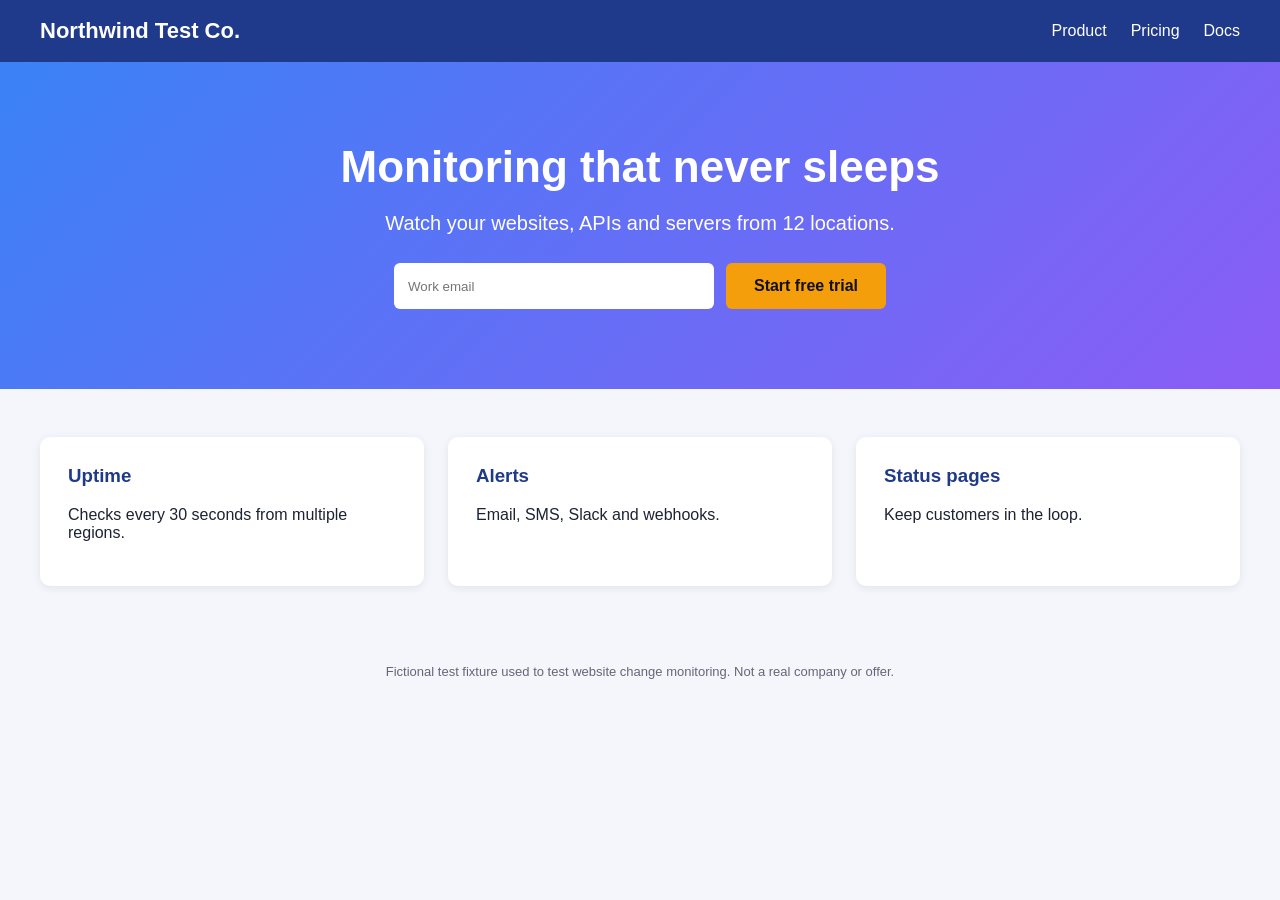
<file: dev.html>
<!doctype html><html lang="en"><head><meta charset="utf-8"><meta name="viewport" content="width=device-width,initial-scale=1">
<meta name="robots" content="noindex,nofollow"><title>Northwind - Home</title><link rel="stylesheet" href="style.css"></head><body>
<header class="top"><div class="logo">Northwind Test Co.</div><nav><a href="#">Product</a><a href="#">Pricing</a><a href="#">Docs</a></nav></header><section class="hero"><h1>Monitoring that never sleeps</h1><p>Watch your websites, APIs and servers from 12 locations.</p>
<div class="form"><input placeholder="Work email"><button class="btn">Start free trial</button></div></section>
<section class="grid"><div class="card"><h3>Uptime</h3><p>Checks every 30 seconds from multiple regions.</p></div>
<div class="card"><h3>Alerts</h3><p>Email, SMS, Slack and webhooks.</p></div><div class="card"><h3>Status pages</h3><p>Keep customers in the loop.</p></div></section><footer>Fictional test fixture used to test website change monitoring. Not a real company or offer.</footer></body></html>
</file>
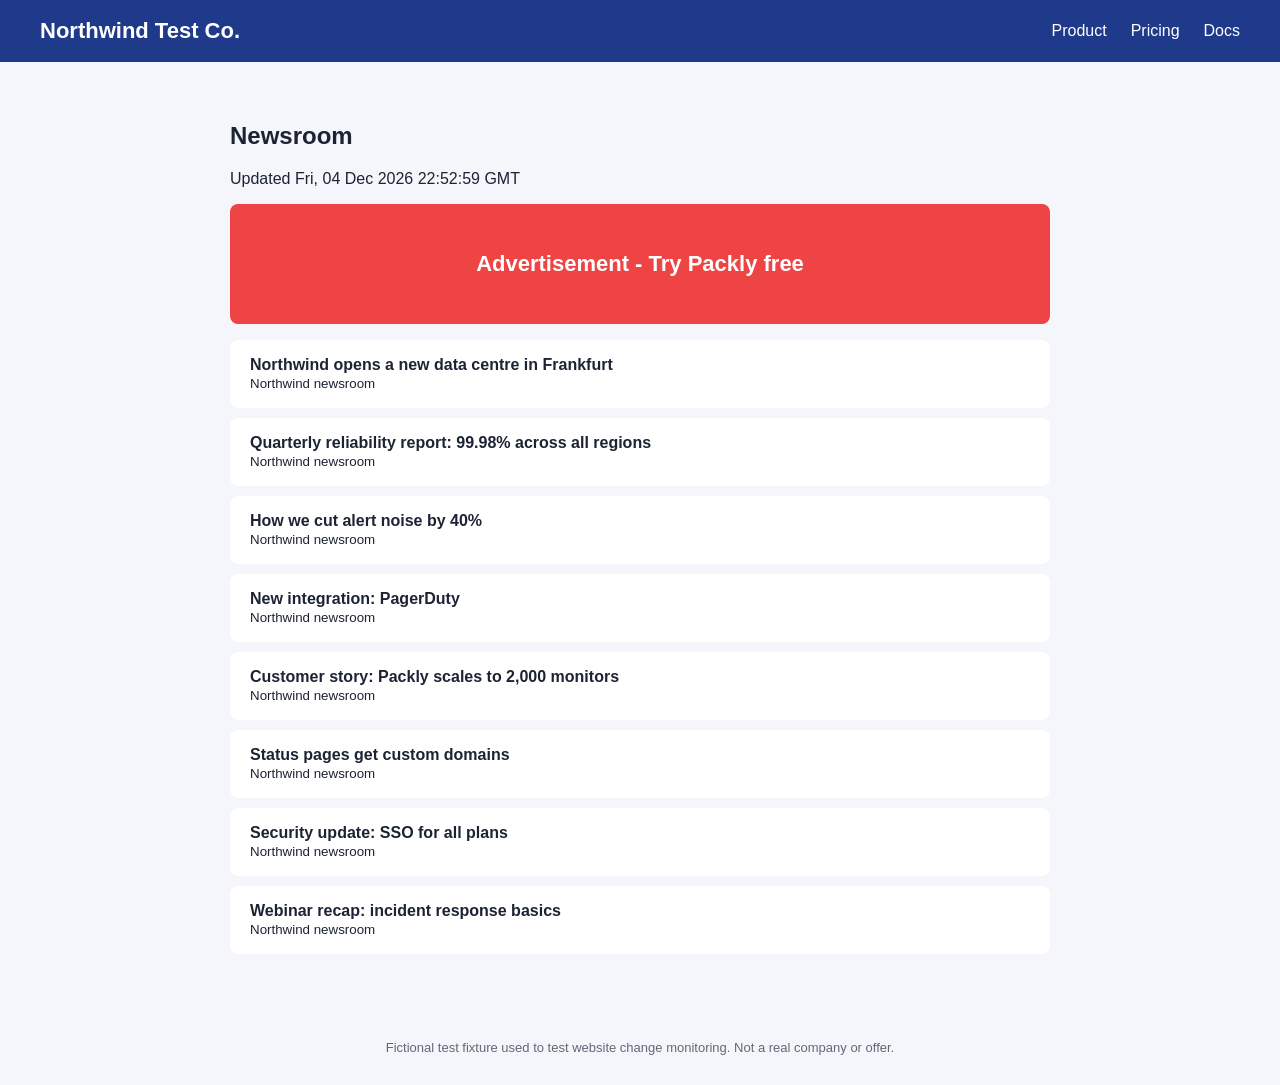
<file: news.html>
<!doctype html><html lang="en"><head><meta charset="utf-8"><meta name="viewport" content="width=device-width,initial-scale=1">
<meta name="robots" content="noindex,nofollow"><title>Northwind - Newsroom</title><link rel="stylesheet" href="style.css"></head><body>
<header class="top"><div class="logo">Northwind Test Co.</div><nav><a href="#">Product</a><a href="#">Pricing</a><a href="#">Docs</a></nav></header><section class="wrap news"><h1>Newsroom</h1><p id="upd"></p><div class="ad" id="ad"></div><ul><li><b>Northwind opens a new data centre in Frankfurt</b><br><small>Northwind newsroom</small></li><li><b>Quarterly reliability report: 99.98% across all regions</b><br><small>Northwind newsroom</small></li><li><b>How we cut alert noise by 40%</b><br><small>Northwind newsroom</small></li><li><b>New integration: PagerDuty</b><br><small>Northwind newsroom</small></li><li><b>Customer story: Packly scales to 2,000 monitors</b><br><small>Northwind newsroom</small></li><li><b>Status pages get custom domains</b><br><small>Northwind newsroom</small></li><li><b>Security update: SSO for all plans</b><br><small>Northwind newsroom</small></li><li><b>Webinar recap: incident response basics</b><br><small>Northwind newsroom</small></li></ul></section>
<script>var c=["#ef4444","#10b981","#6366f1","#f97316"],a=["Try Packly free","Lumen: faster builds","Quillo docs, 50% off","Fernweh travel deals"],i=Math.floor(Math.random()*4);
var e=document.getElementById("ad");e.style.background=c[i];e.textContent="Advertisement - "+a[i];
document.getElementById("upd").textContent="Updated "+new Date().toUTCString();</script><footer>Fictional test fixture used to test website change monitoring. Not a real company or offer.</footer></body></html>
</file>
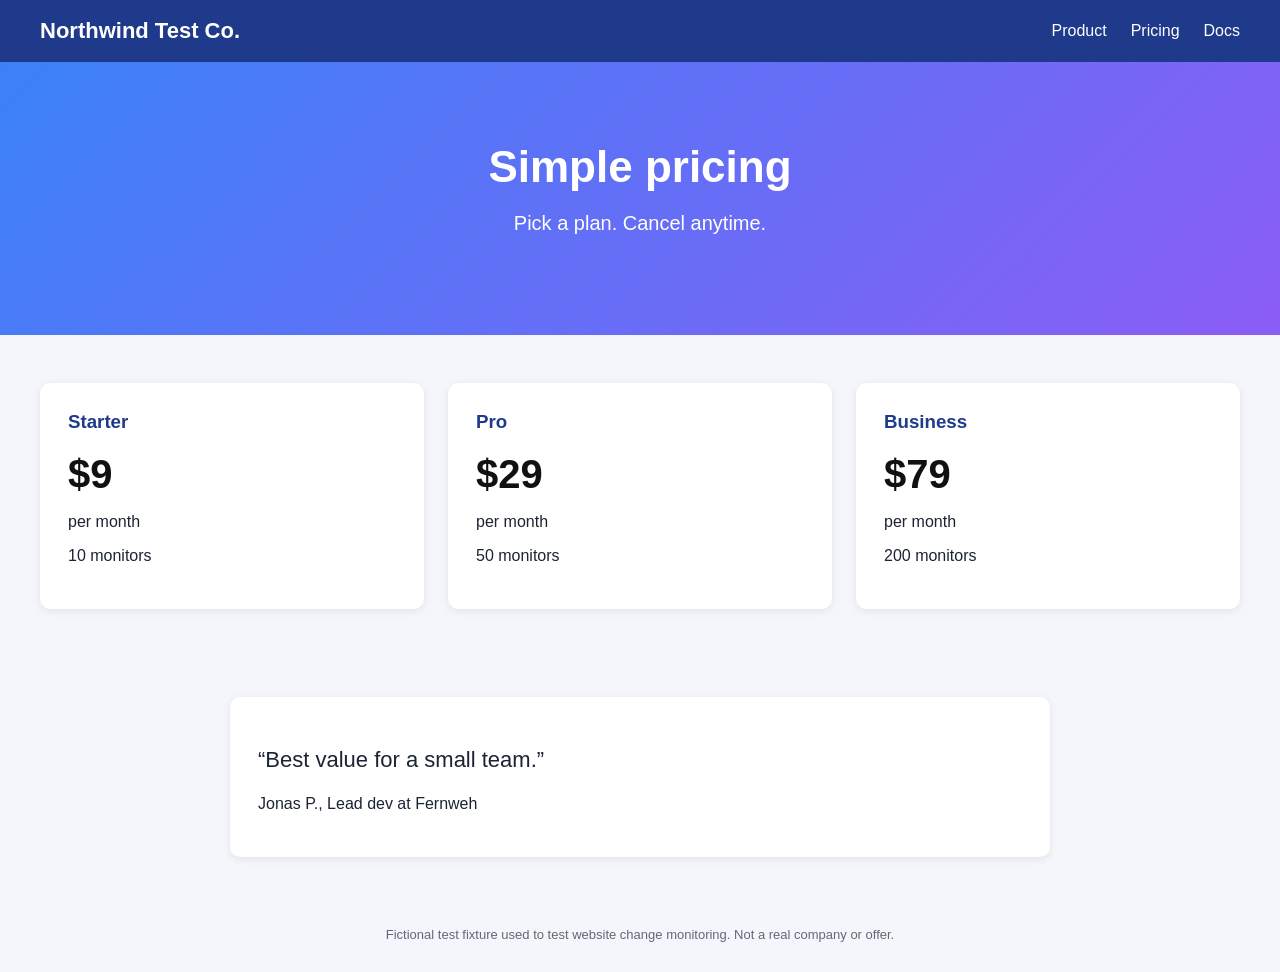
<file: pricing.html>
<!doctype html><html lang="en"><head><meta charset="utf-8"><meta name="viewport" content="width=device-width,initial-scale=1">
<meta name="robots" content="noindex,nofollow"><title>Northwind - Pricing</title><link rel="stylesheet" href="style.css"></head><body>
<header class="top"><div class="logo">Northwind Test Co.</div><nav><a href="#">Product</a><a href="#">Pricing</a><a href="#">Docs</a></nav></header><section class="hero"><h1>Simple pricing</h1><p>Pick a plan. Cancel anytime.</p></section>
<section class="grid" style="grid-template-columns:repeat(3,1fr)">
<div class="card"><h3>Starter</h3><div class="price">$9</div><p>per month</p><p>10 monitors</p></div>
<div class="card"><h3>Pro</h3><div class="price" id="pro">$29</div><p>per month</p><p>50 monitors</p></div>
<div class="card"><h3>Business</h3><div class="price">$79</div><p>per month</p><p>200 monitors</p></div></section>
<section class="wrap"><div class="card" id="testimonial"></div></section>
<script>var t=[["\u201cSwitched in a day, never looked back.\u201d","Maria K., CTO at Lumen"],["\u201cThe alerts are fast and accurate.\u201d","Tom B., SRE at Packly"],["\u201cOur status page finally looks professional.\u201d","Aisha R., Founder of Quillo"],["\u201cBest value for a small team.\u201d","Jonas P., Lead dev at Fernweh"]];
var x=t[Math.floor(Math.random()*t.length)];document.getElementById("testimonial").innerHTML="<p style=\"font-size:22px\">"+x[0]+"</p><p>"+x[1]+"</p>";</script><footer>Fictional test fixture used to test website change monitoring. Not a real company or offer.</footer></body></html>
</file>
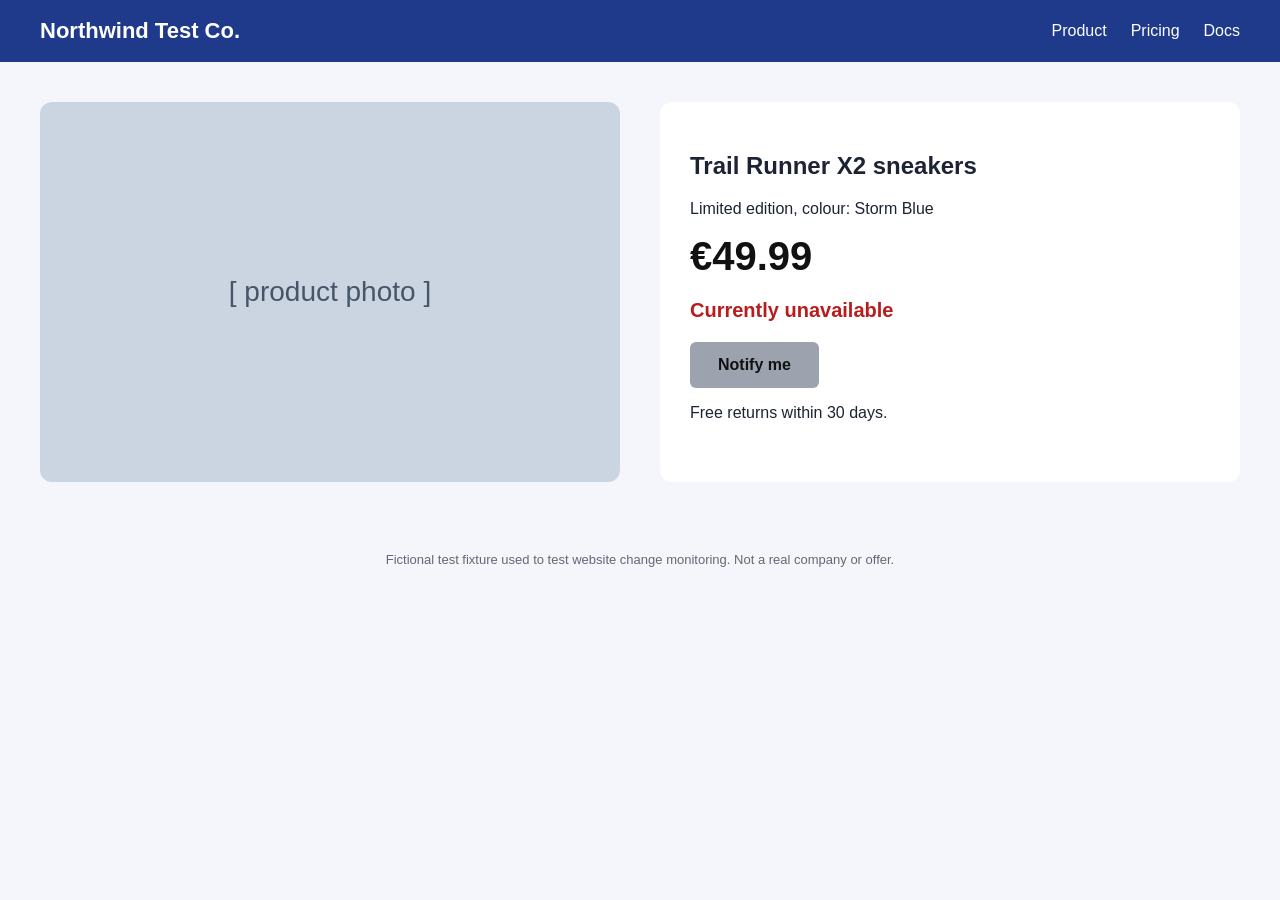
<file: product.html>
<!doctype html><html lang="en"><head><meta charset="utf-8"><meta name="viewport" content="width=device-width,initial-scale=1">
<meta name="robots" content="noindex,nofollow"><title>Northwind - Trail Runner X2</title><link rel="stylesheet" href="style.css"></head><body>
<header class="top"><div class="logo">Northwind Test Co.</div><nav><a href="#">Product</a><a href="#">Pricing</a><a href="#">Docs</a></nav></header><section class="prod"><div class="img">[ product photo ]</div>
<div class="buybox"><h1>Trail Runner X2 sneakers</h1><p>Limited edition, colour: Storm Blue</p><div class="price" id="price">&euro;49.99</div><p class="stock-out">Currently unavailable</p><button class="btn" style="background:#9ca3af" disabled>Notify me</button>
<p>Free returns within 30 days.</p></div></section><footer>Fictional test fixture used to test website change monitoring. Not a real company or offer.</footer></body></html>
</file>
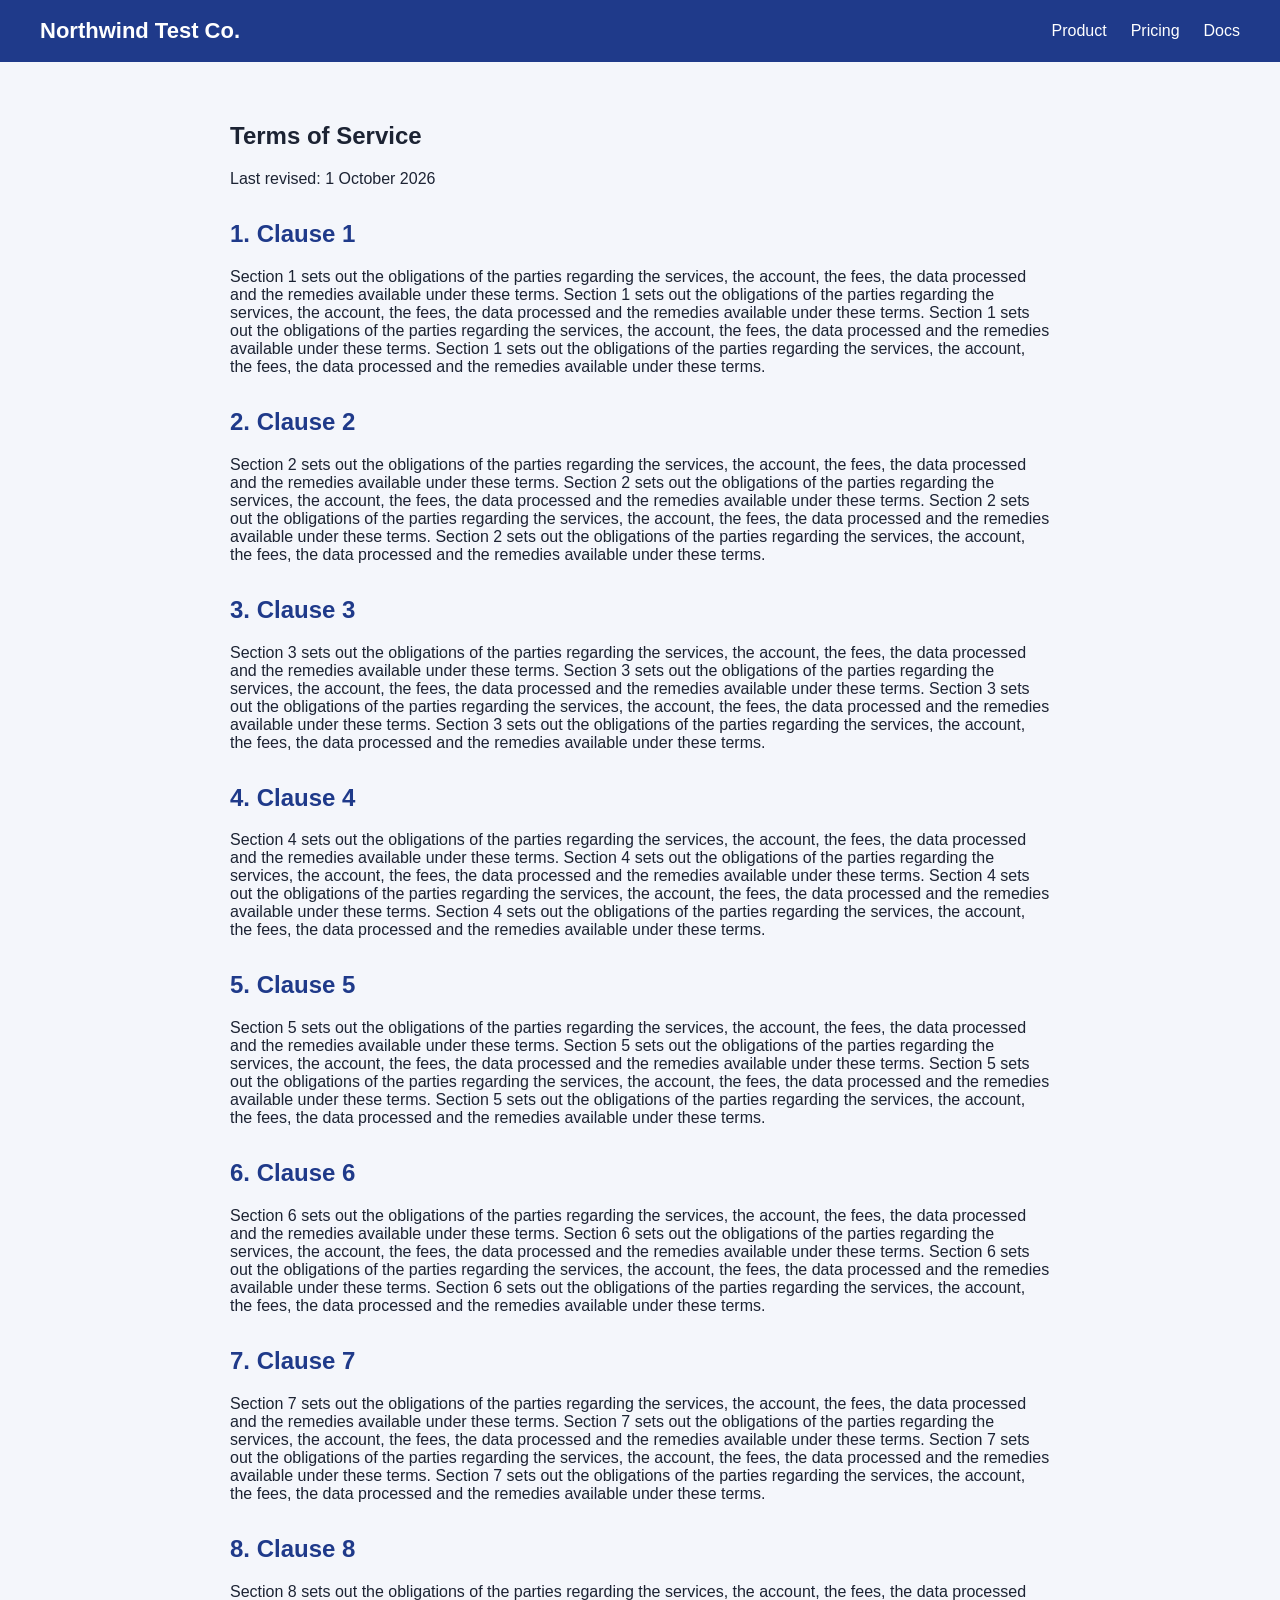
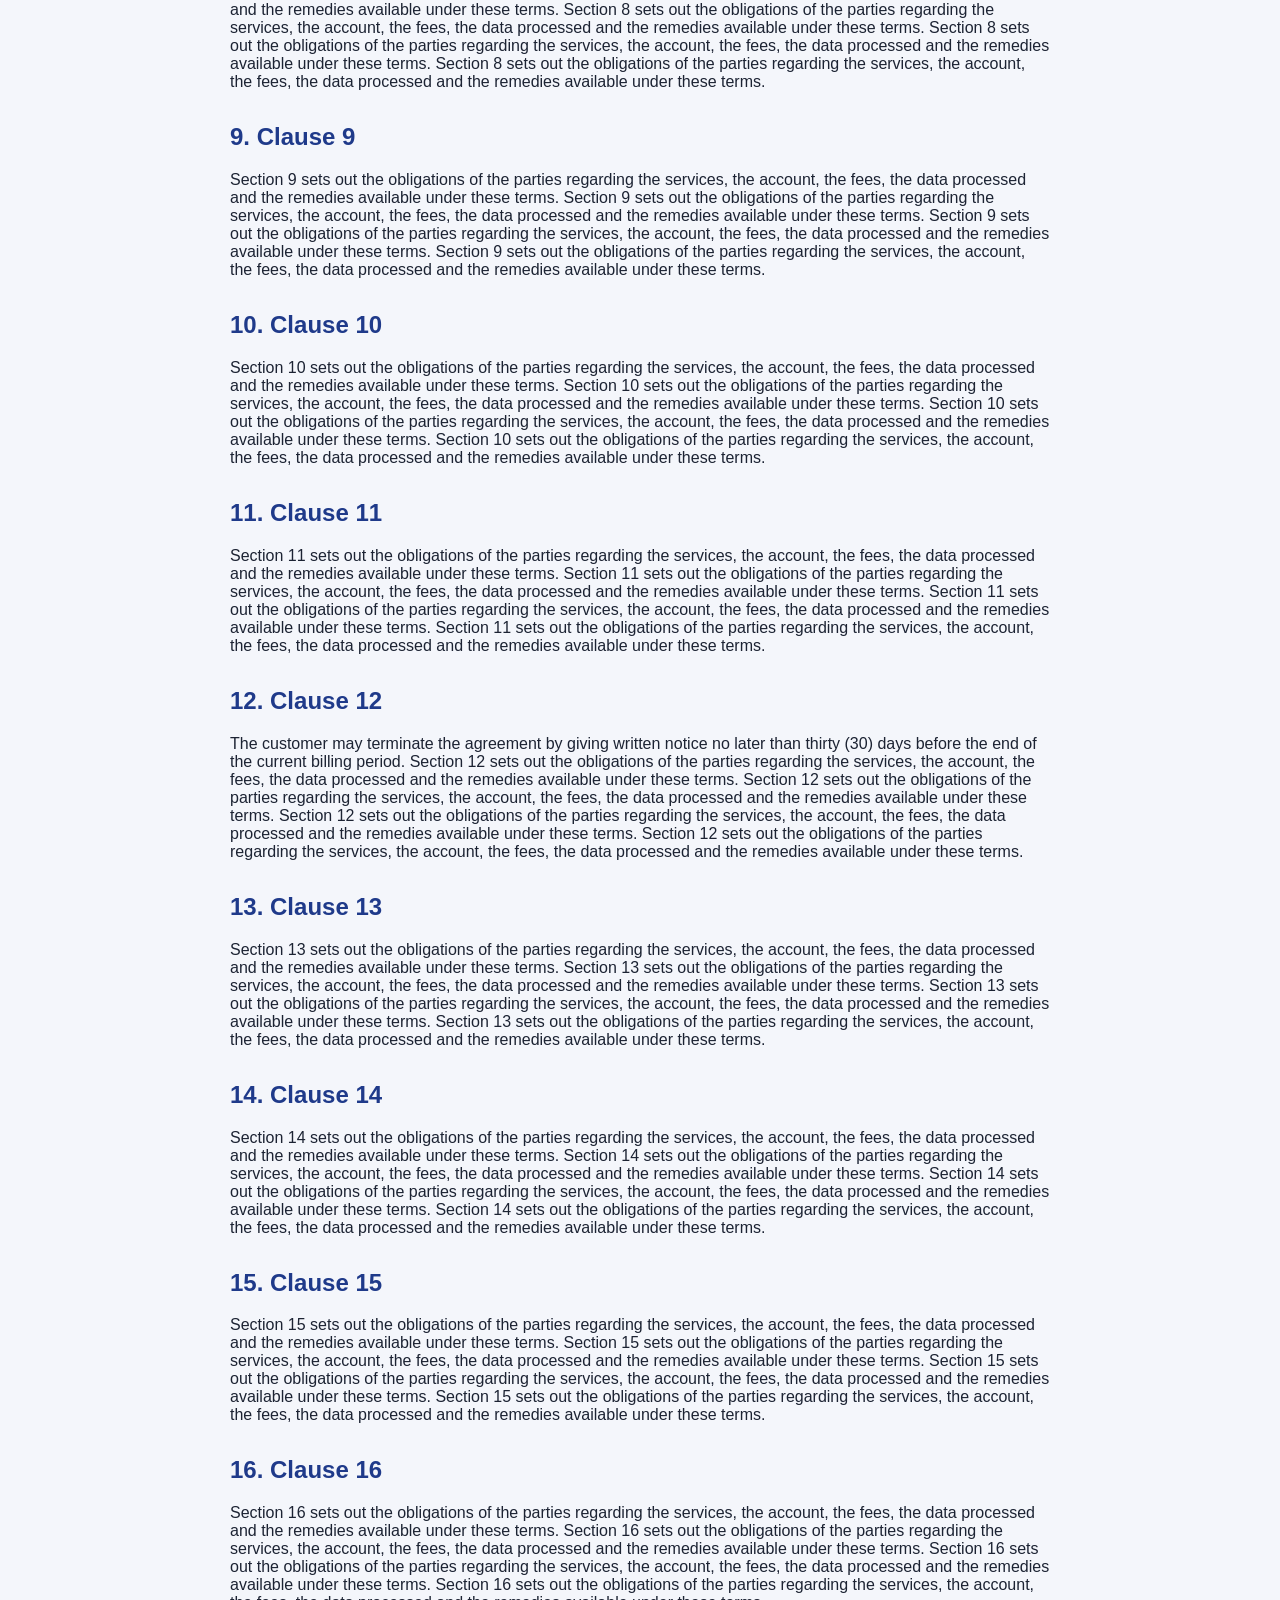
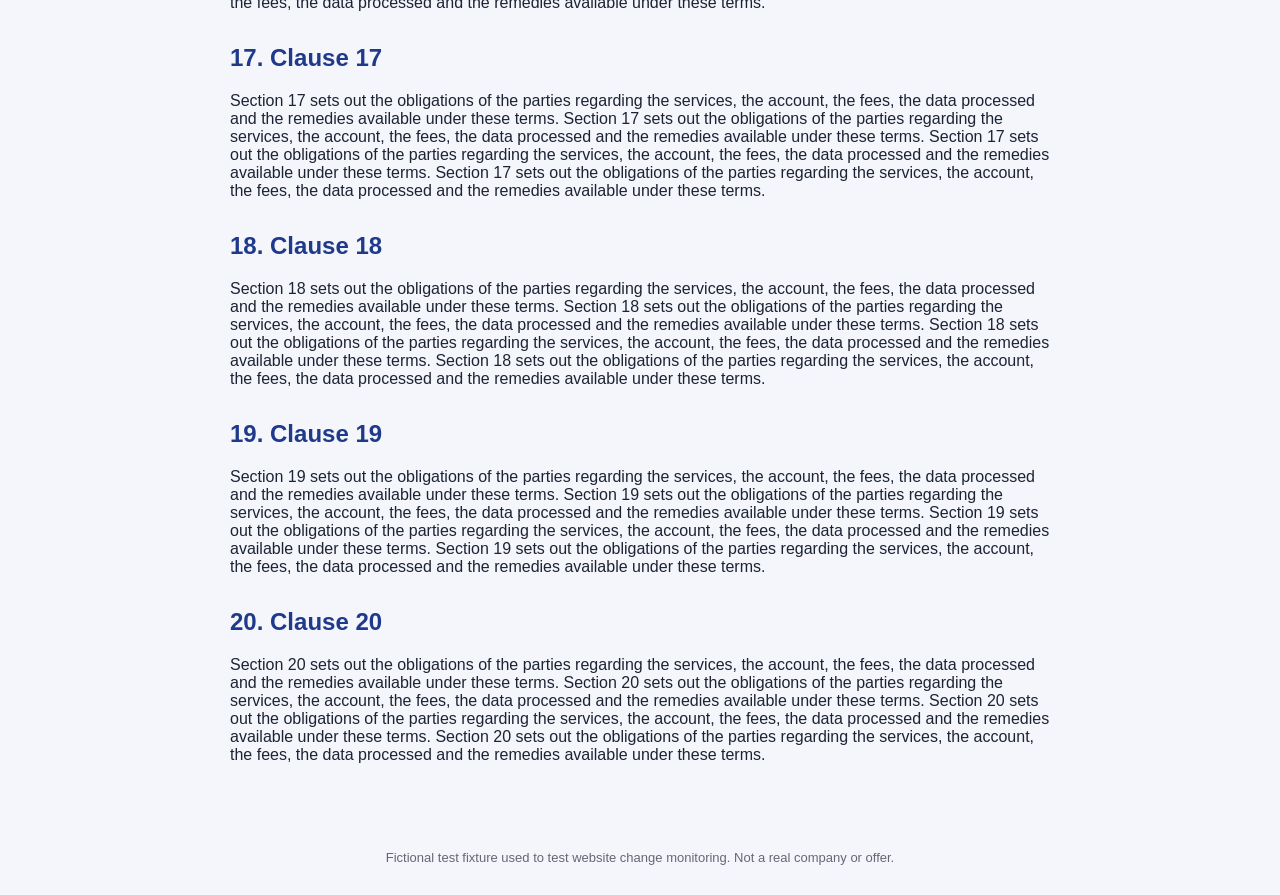
<file: terms.html>
<!doctype html><html lang="en"><head><meta charset="utf-8"><meta name="viewport" content="width=device-width,initial-scale=1">
<meta name="robots" content="noindex,nofollow"><title>Northwind - Terms of Service</title><link rel="stylesheet" href="style.css"></head><body>
<header class="top"><div class="logo">Northwind Test Co.</div><nav><a href="#">Product</a><a href="#">Pricing</a><a href="#">Docs</a></nav></header><section class="wrap legal"><h1>Terms of Service</h1><p>Last revised: 1 October 2026</p><h2>1. Clause 1</h2><p>Section 1 sets out the obligations of the parties regarding the services, the account, the fees, the data processed and the remedies available under these terms. Section 1 sets out the obligations of the parties regarding the services, the account, the fees, the data processed and the remedies available under these terms. Section 1 sets out the obligations of the parties regarding the services, the account, the fees, the data processed and the remedies available under these terms. Section 1 sets out the obligations of the parties regarding the services, the account, the fees, the data processed and the remedies available under these terms.</p><h2>2. Clause 2</h2><p>Section 2 sets out the obligations of the parties regarding the services, the account, the fees, the data processed and the remedies available under these terms. Section 2 sets out the obligations of the parties regarding the services, the account, the fees, the data processed and the remedies available under these terms. Section 2 sets out the obligations of the parties regarding the services, the account, the fees, the data processed and the remedies available under these terms. Section 2 sets out the obligations of the parties regarding the services, the account, the fees, the data processed and the remedies available under these terms.</p><h2>3. Clause 3</h2><p>Section 3 sets out the obligations of the parties regarding the services, the account, the fees, the data processed and the remedies available under these terms. Section 3 sets out the obligations of the parties regarding the services, the account, the fees, the data processed and the remedies available under these terms. Section 3 sets out the obligations of the parties regarding the services, the account, the fees, the data processed and the remedies available under these terms. Section 3 sets out the obligations of the parties regarding the services, the account, the fees, the data processed and the remedies available under these terms.</p><h2>4. Clause 4</h2><p>Section 4 sets out the obligations of the parties regarding the services, the account, the fees, the data processed and the remedies available under these terms. Section 4 sets out the obligations of the parties regarding the services, the account, the fees, the data processed and the remedies available under these terms. Section 4 sets out the obligations of the parties regarding the services, the account, the fees, the data processed and the remedies available under these terms. Section 4 sets out the obligations of the parties regarding the services, the account, the fees, the data processed and the remedies available under these terms.</p><h2>5. Clause 5</h2><p>Section 5 sets out the obligations of the parties regarding the services, the account, the fees, the data processed and the remedies available under these terms. Section 5 sets out the obligations of the parties regarding the services, the account, the fees, the data processed and the remedies available under these terms. Section 5 sets out the obligations of the parties regarding the services, the account, the fees, the data processed and the remedies available under these terms. Section 5 sets out the obligations of the parties regarding the services, the account, the fees, the data processed and the remedies available under these terms.</p><h2>6. Clause 6</h2><p>Section 6 sets out the obligations of the parties regarding the services, the account, the fees, the data processed and the remedies available under these terms. Section 6 sets out the obligations of the parties regarding the services, the account, the fees, the data processed and the remedies available under these terms. Section 6 sets out the obligations of the parties regarding the services, the account, the fees, the data processed and the remedies available under these terms. Section 6 sets out the obligations of the parties regarding the services, the account, the fees, the data processed and the remedies available under these terms.</p><h2>7. Clause 7</h2><p>Section 7 sets out the obligations of the parties regarding the services, the account, the fees, the data processed and the remedies available under these terms. Section 7 sets out the obligations of the parties regarding the services, the account, the fees, the data processed and the remedies available under these terms. Section 7 sets out the obligations of the parties regarding the services, the account, the fees, the data processed and the remedies available under these terms. Section 7 sets out the obligations of the parties regarding the services, the account, the fees, the data processed and the remedies available under these terms.</p><h2>8. Clause 8</h2><p>Section 8 sets out the obligations of the parties regarding the services, the account, the fees, the data processed and the remedies available under these terms. Section 8 sets out the obligations of the parties regarding the services, the account, the fees, the data processed and the remedies available under these terms. Section 8 sets out the obligations of the parties regarding the services, the account, the fees, the data processed and the remedies available under these terms. Section 8 sets out the obligations of the parties regarding the services, the account, the fees, the data processed and the remedies available under these terms.</p><h2>9. Clause 9</h2><p>Section 9 sets out the obligations of the parties regarding the services, the account, the fees, the data processed and the remedies available under these terms. Section 9 sets out the obligations of the parties regarding the services, the account, the fees, the data processed and the remedies available under these terms. Section 9 sets out the obligations of the parties regarding the services, the account, the fees, the data processed and the remedies available under these terms. Section 9 sets out the obligations of the parties regarding the services, the account, the fees, the data processed and the remedies available under these terms.</p><h2>10. Clause 10</h2><p>Section 10 sets out the obligations of the parties regarding the services, the account, the fees, the data processed and the remedies available under these terms. Section 10 sets out the obligations of the parties regarding the services, the account, the fees, the data processed and the remedies available under these terms. Section 10 sets out the obligations of the parties regarding the services, the account, the fees, the data processed and the remedies available under these terms. Section 10 sets out the obligations of the parties regarding the services, the account, the fees, the data processed and the remedies available under these terms.</p><h2>11. Clause 11</h2><p>Section 11 sets out the obligations of the parties regarding the services, the account, the fees, the data processed and the remedies available under these terms. Section 11 sets out the obligations of the parties regarding the services, the account, the fees, the data processed and the remedies available under these terms. Section 11 sets out the obligations of the parties regarding the services, the account, the fees, the data processed and the remedies available under these terms. Section 11 sets out the obligations of the parties regarding the services, the account, the fees, the data processed and the remedies available under these terms.</p><h2>12. Clause 12</h2><p>The customer may terminate the agreement by giving written notice no later than thirty (30) days before the end of the current billing period. Section 12 sets out the obligations of the parties regarding the services, the account, the fees, the data processed and the remedies available under these terms. Section 12 sets out the obligations of the parties regarding the services, the account, the fees, the data processed and the remedies available under these terms. Section 12 sets out the obligations of the parties regarding the services, the account, the fees, the data processed and the remedies available under these terms. Section 12 sets out the obligations of the parties regarding the services, the account, the fees, the data processed and the remedies available under these terms.</p><h2>13. Clause 13</h2><p>Section 13 sets out the obligations of the parties regarding the services, the account, the fees, the data processed and the remedies available under these terms. Section 13 sets out the obligations of the parties regarding the services, the account, the fees, the data processed and the remedies available under these terms. Section 13 sets out the obligations of the parties regarding the services, the account, the fees, the data processed and the remedies available under these terms. Section 13 sets out the obligations of the parties regarding the services, the account, the fees, the data processed and the remedies available under these terms.</p><h2>14. Clause 14</h2><p>Section 14 sets out the obligations of the parties regarding the services, the account, the fees, the data processed and the remedies available under these terms. Section 14 sets out the obligations of the parties regarding the services, the account, the fees, the data processed and the remedies available under these terms. Section 14 sets out the obligations of the parties regarding the services, the account, the fees, the data processed and the remedies available under these terms. Section 14 sets out the obligations of the parties regarding the services, the account, the fees, the data processed and the remedies available under these terms.</p><h2>15. Clause 15</h2><p>Section 15 sets out the obligations of the parties regarding the services, the account, the fees, the data processed and the remedies available under these terms. Section 15 sets out the obligations of the parties regarding the services, the account, the fees, the data processed and the remedies available under these terms. Section 15 sets out the obligations of the parties regarding the services, the account, the fees, the data processed and the remedies available under these terms. Section 15 sets out the obligations of the parties regarding the services, the account, the fees, the data processed and the remedies available under these terms.</p><h2>16. Clause 16</h2><p>Section 16 sets out the obligations of the parties regarding the services, the account, the fees, the data processed and the remedies available under these terms. Section 16 sets out the obligations of the parties regarding the services, the account, the fees, the data processed and the remedies available under these terms. Section 16 sets out the obligations of the parties regarding the services, the account, the fees, the data processed and the remedies available under these terms. Section 16 sets out the obligations of the parties regarding the services, the account, the fees, the data processed and the remedies available under these terms.</p><h2>17. Clause 17</h2><p>Section 17 sets out the obligations of the parties regarding the services, the account, the fees, the data processed and the remedies available under these terms. Section 17 sets out the obligations of the parties regarding the services, the account, the fees, the data processed and the remedies available under these terms. Section 17 sets out the obligations of the parties regarding the services, the account, the fees, the data processed and the remedies available under these terms. Section 17 sets out the obligations of the parties regarding the services, the account, the fees, the data processed and the remedies available under these terms.</p><h2>18. Clause 18</h2><p>Section 18 sets out the obligations of the parties regarding the services, the account, the fees, the data processed and the remedies available under these terms. Section 18 sets out the obligations of the parties regarding the services, the account, the fees, the data processed and the remedies available under these terms. Section 18 sets out the obligations of the parties regarding the services, the account, the fees, the data processed and the remedies available under these terms. Section 18 sets out the obligations of the parties regarding the services, the account, the fees, the data processed and the remedies available under these terms.</p><h2>19. Clause 19</h2><p>Section 19 sets out the obligations of the parties regarding the services, the account, the fees, the data processed and the remedies available under these terms. Section 19 sets out the obligations of the parties regarding the services, the account, the fees, the data processed and the remedies available under these terms. Section 19 sets out the obligations of the parties regarding the services, the account, the fees, the data processed and the remedies available under these terms. Section 19 sets out the obligations of the parties regarding the services, the account, the fees, the data processed and the remedies available under these terms.</p><h2>20. Clause 20</h2><p>Section 20 sets out the obligations of the parties regarding the services, the account, the fees, the data processed and the remedies available under these terms. Section 20 sets out the obligations of the parties regarding the services, the account, the fees, the data processed and the remedies available under these terms. Section 20 sets out the obligations of the parties regarding the services, the account, the fees, the data processed and the remedies available under these terms. Section 20 sets out the obligations of the parties regarding the services, the account, the fees, the data processed and the remedies available under these terms.</p></section><footer>Fictional test fixture used to test website change monitoring. Not a real company or offer.</footer></body></html>
</file>
<file: style.css>
*{box-sizing:border-box}body{margin:0;font-family:Arial,sans-serif;background:#f4f6fb;color:#1c2333}
.top{display:flex;justify-content:space-between;align-items:center;background:#1f3a8a;color:#fff;padding:18px 40px}
.top nav a{color:#fff;margin-left:24px;text-decoration:none}.logo{font-weight:bold;font-size:22px}
.hero{background:linear-gradient(135deg,#3b82f6,#8b5cf6);color:#fff;padding:80px 40px;text-align:center}
.hero h1{font-size:44px;margin:0 0 16px}.hero p{font-size:20px}
.form{display:flex;justify-content:center;gap:12px;margin-top:28px}.form input{padding:14px;width:320px;border-radius:6px;border:0}
.btn{background:#f59e0b;color:#111;border:0;padding:14px 28px;font-weight:bold;border-radius:6px;font-size:16px}
.grid{display:grid;grid-template-columns:repeat(3,1fr);gap:24px;padding:48px 40px}
.card{background:#fff;border-radius:10px;padding:28px;box-shadow:0 2px 8px rgba(0,0,0,.08)}
.card h3{margin-top:0;color:#1f3a8a}.price{font-size:40px;font-weight:bold;color:#111}
footer{padding:30px 40px;color:#667;font-size:13px;text-align:center}
.wrap{max-width:900px;margin:0 auto;padding:40px}.legal h2{color:#1f3a8a;margin-top:32px}
.news li{background:#fff;margin:10px 0;padding:16px 20px;border-radius:8px;list-style:none}.news ul{padding:0}
.ad{height:120px;border-radius:8px;display:flex;align-items:center;justify-content:center;font-size:22px;color:#fff;font-weight:bold}
.prod{display:grid;grid-template-columns:1fr 1fr;gap:40px;padding:40px}.img{background:#cbd5e1;height:380px;border-radius:12px;display:flex;align-items:center;justify-content:center;font-size:28px;color:#475569}
.buybox{background:#fff;border-radius:12px;padding:30px}.stock-out{color:#b91c1c;font-weight:bold;font-size:20px}.stock-in{color:#15803d;font-weight:bold;font-size:20px}
.promo{background:#dc2626;color:#fff;text-align:center;padding:26px;font-size:22px;font-weight:bold}
.cookie{position:fixed;left:0;top:0;right:0;bottom:0;background:rgba(0,0,0,.75);display:flex;align-items:center;justify-content:center}
.cookie div{background:#fff;padding:40px;border-radius:12px;width:560px;font-size:18px}
</file>
